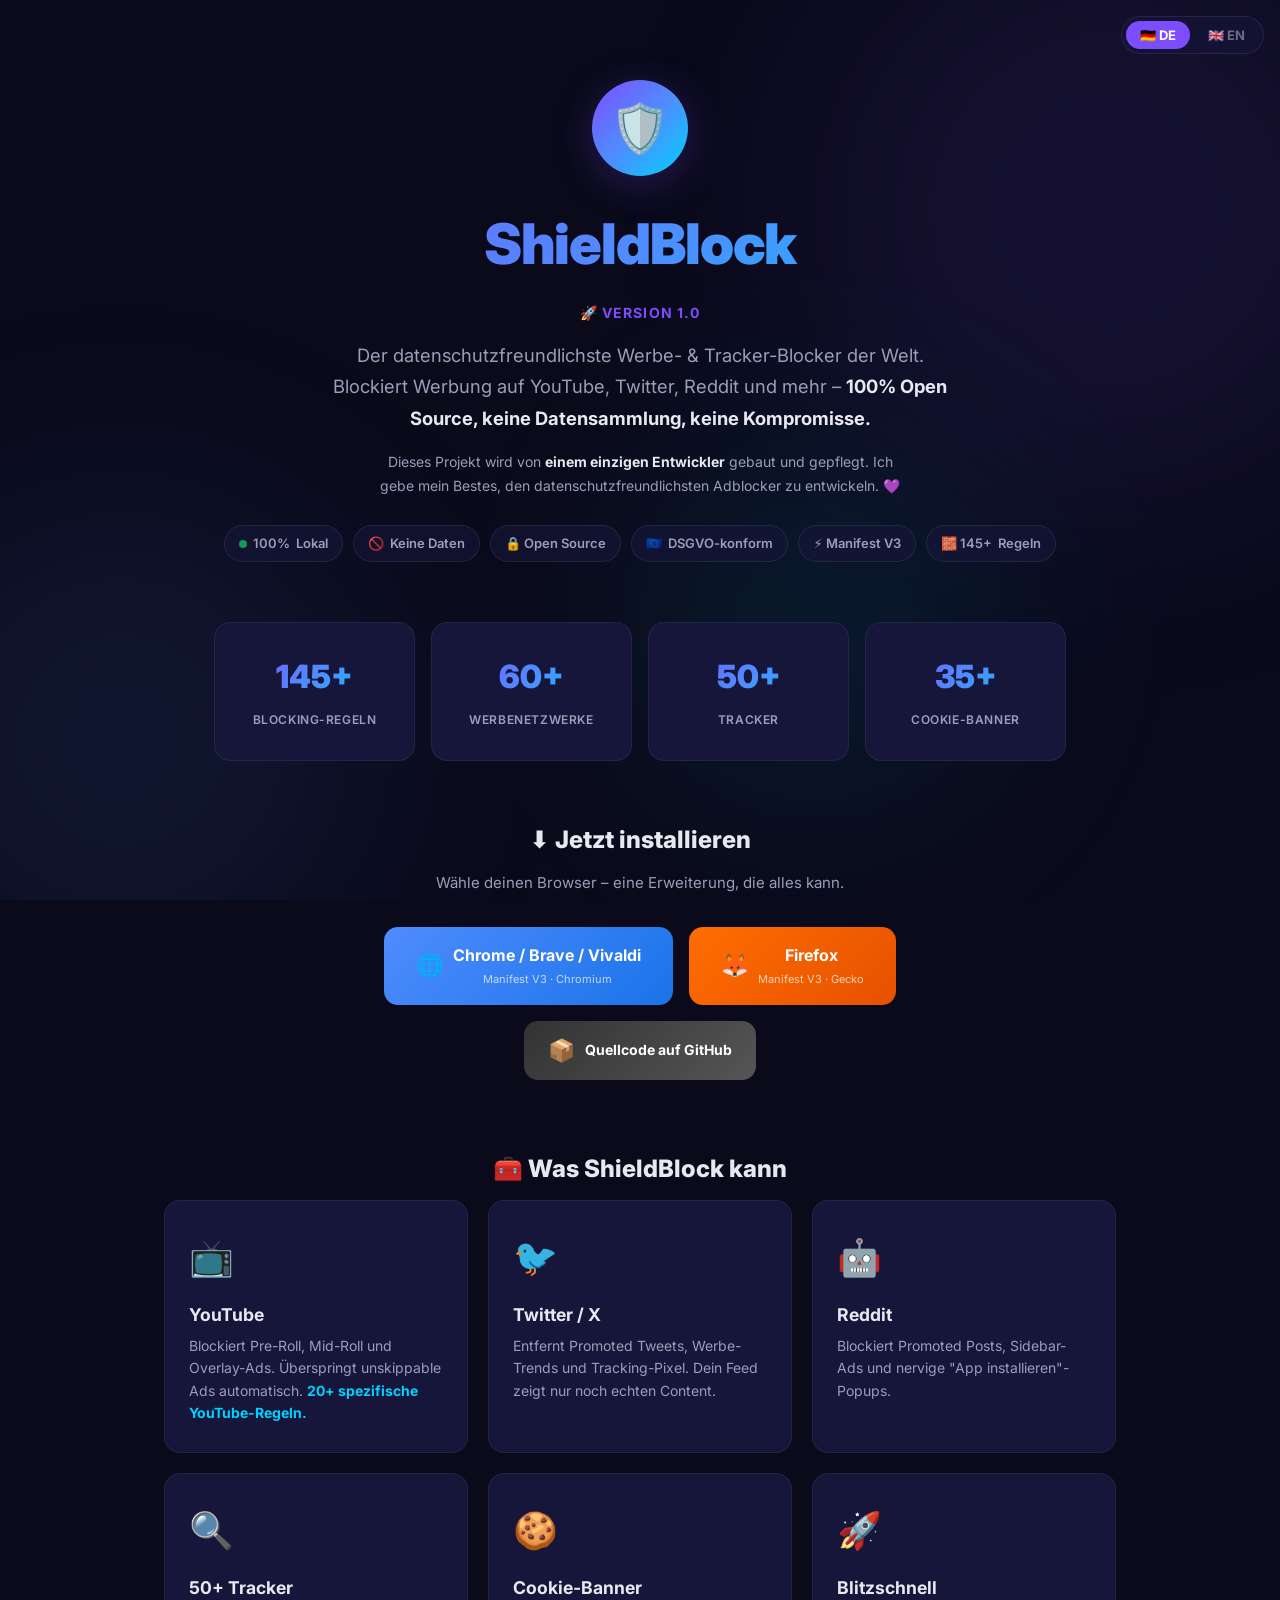
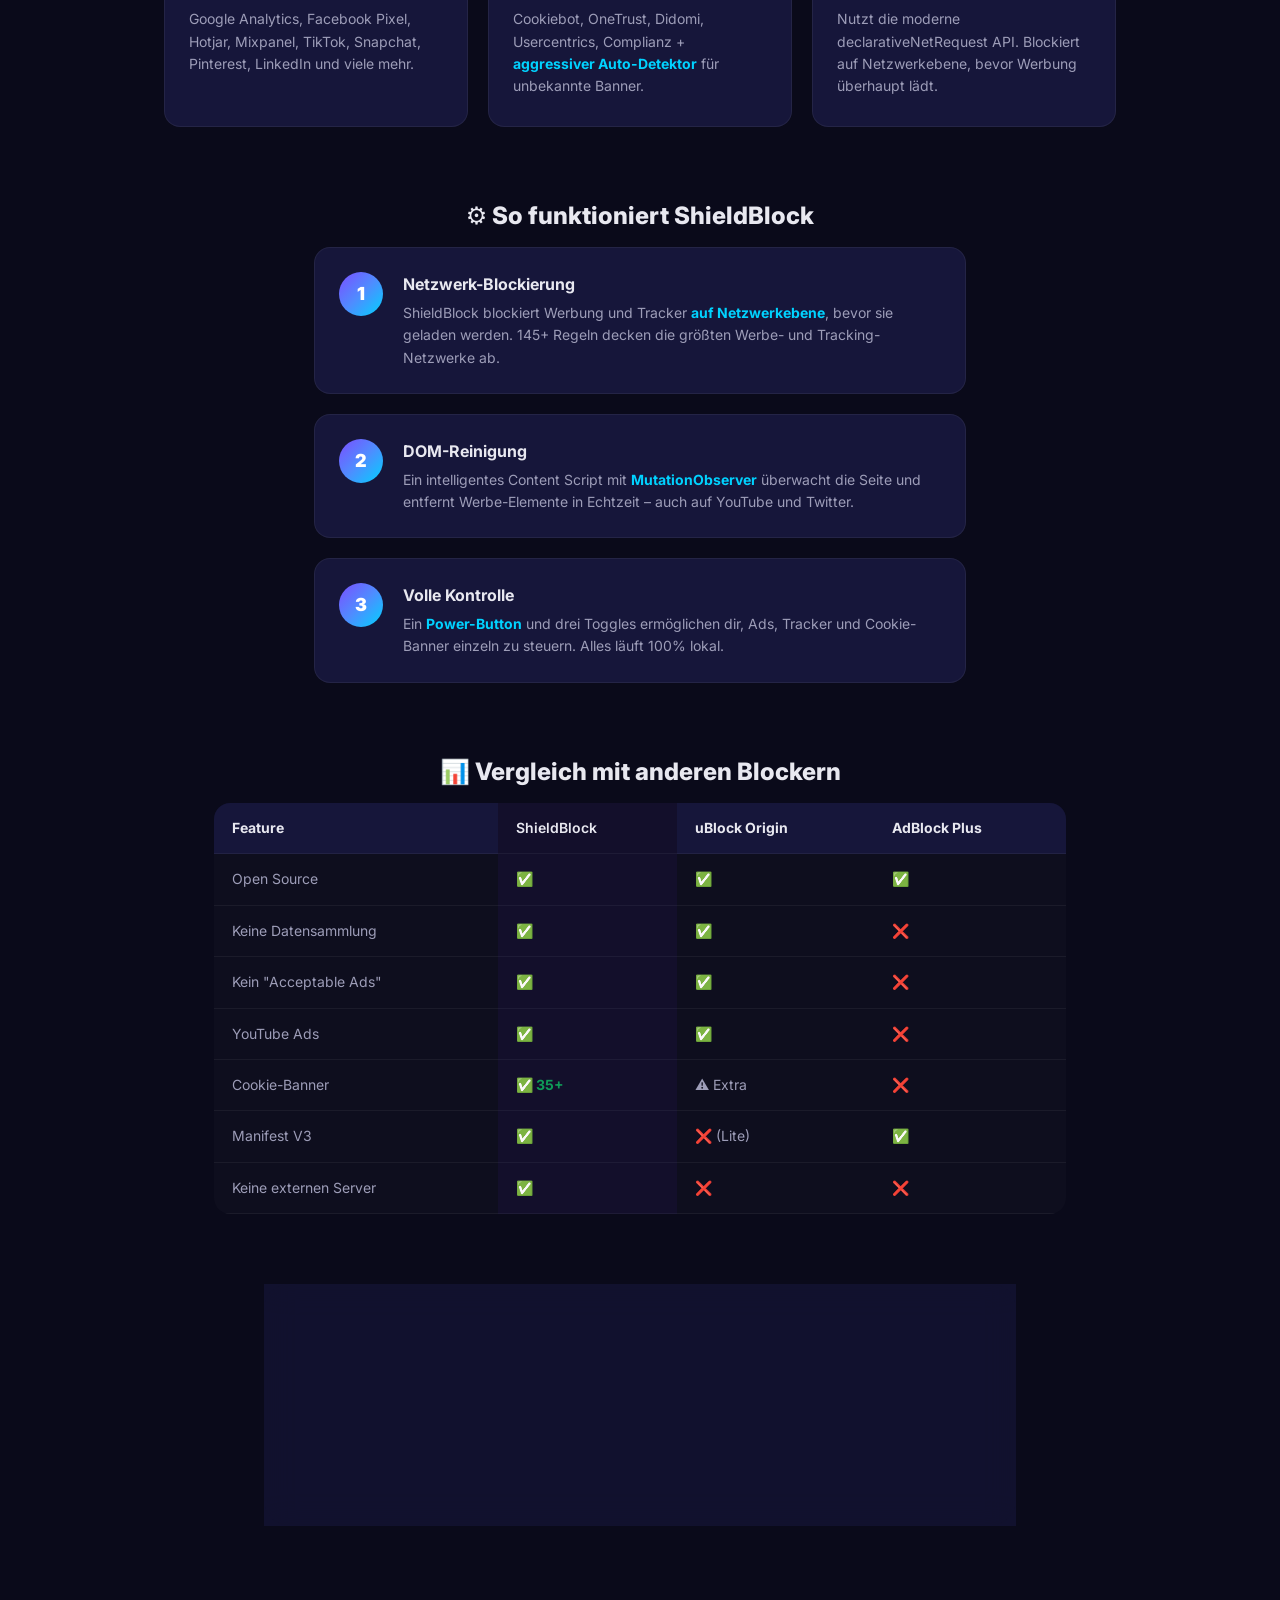
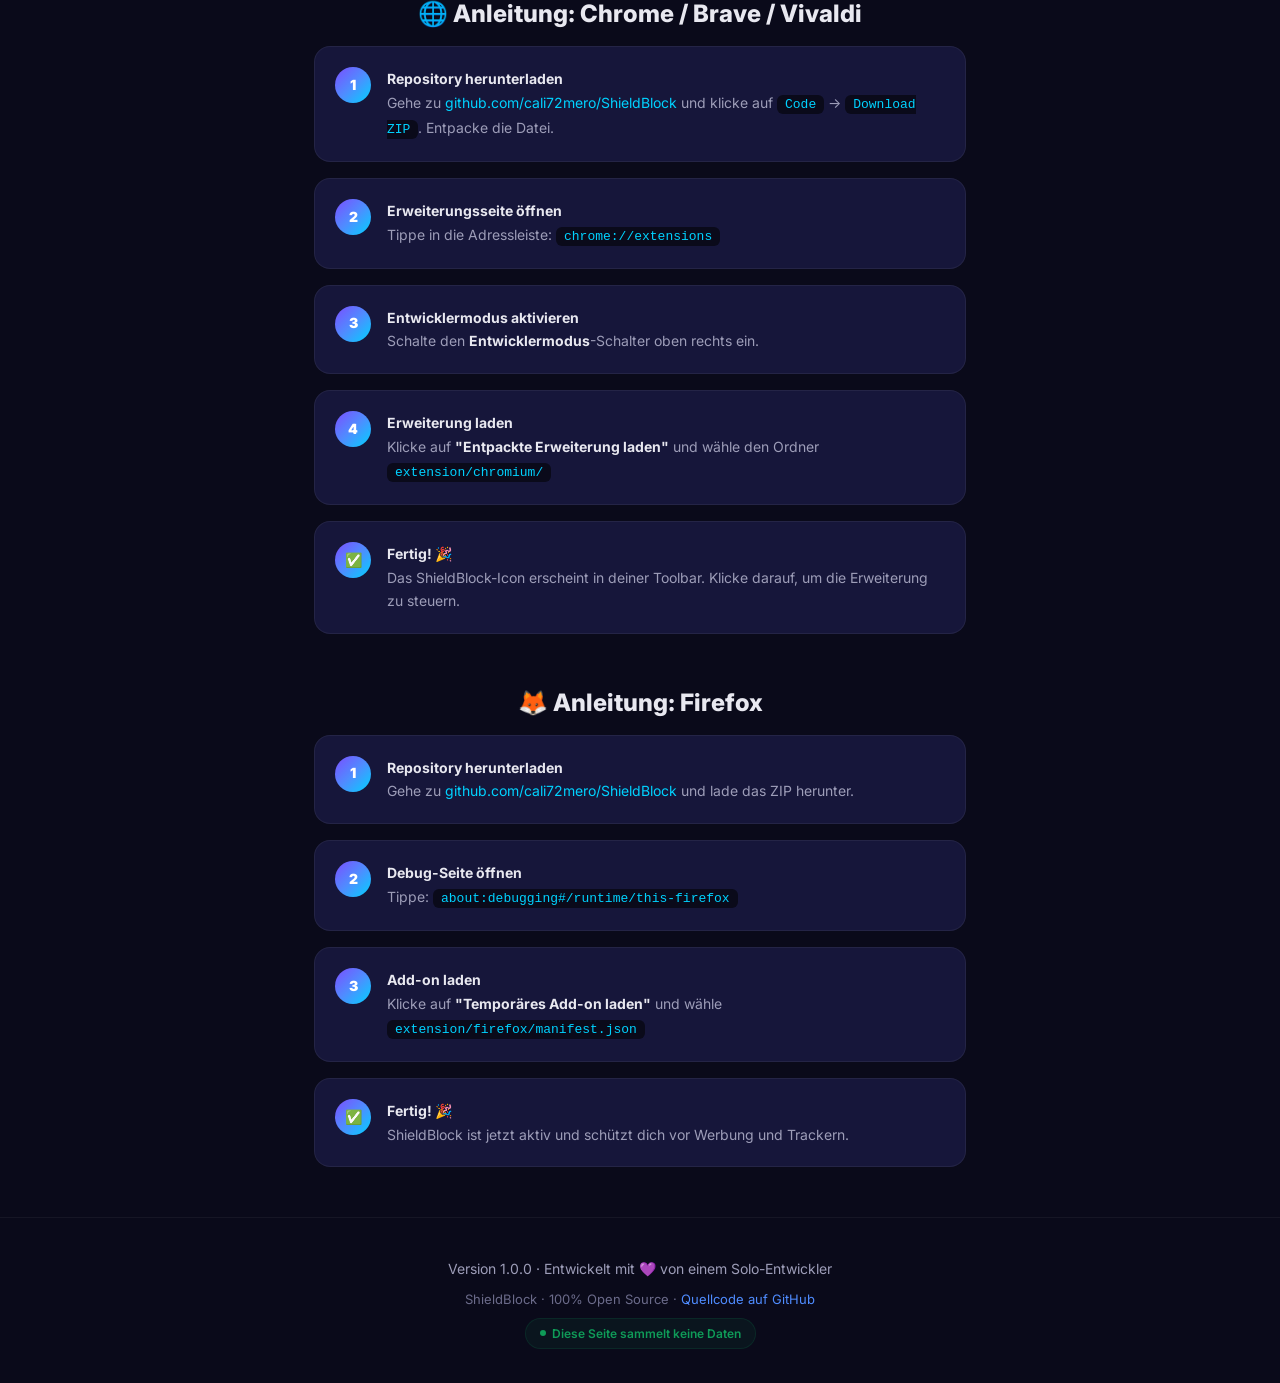
<file: index.html>
<!DOCTYPE html>
<html lang="de">
<head>
  <meta charset="UTF-8">
  <meta name="viewport" content="width=device-width, initial-scale=1.0">
  <title>ShieldBlock – Der datenschutzfreundlichste Werbe- & Tracker-Blocker</title>
  <meta name="description" content="ShieldBlock blocks ads on YouTube, Twitter/X, Reddit and more. 100% privacy-friendly, Open Source, no data collection. Browser extension for Chrome, Brave, Vivaldi and Firefox.">
  <meta name="theme-color" content="#0a0a1a">
  <meta property="og:title" content="ShieldBlock – Ad & Tracker Blocker">
  <meta property="og:description" content="Blocks ads, trackers and cookie banners. 100% private.">
  <meta property="og:url" content="https://cali72mero.github.io/ShieldBlock/">
  <link rel="icon" href="data:image/svg+xml,<svg xmlns='http://www.w3.org/2000/svg' viewBox='0 0 100 100'><text y='0.9em' font-size='90'>🛡️</text></svg>">
  <link rel="stylesheet" href="styles.css">
</head>
<body>

  <div class="bg-animation" aria-hidden="true">
    <div class="orb"></div>
    <div class="orb"></div>
    <div class="orb"></div>
  </div>

  <!-- Language Switcher -->
  <div class="lang-switcher" id="lang-switcher">
    <button class="lang-btn lang-btn--active" data-lang="de" id="btn-lang-de">🇩🇪 DE</button>
    <button class="lang-btn" data-lang="en" id="btn-lang-en">🇬🇧 EN</button>
  </div>

  <div class="app-wrapper">

    <!-- ═══ HERO ═══ -->
    <header class="hero" id="hero">
      <div class="hero__shield" aria-hidden="true">🛡️</div>
      <h1 class="hero__title">ShieldBlock</h1>
      <p class="hero__version-badge">🚀 VERSION 1.0</p>
      <p class="hero__subtitle">
        <span class="lang-de">Der datenschutzfreundlichste Werbe- &amp; Tracker-Blocker der Welt.
        Blockiert Werbung auf YouTube, Twitter, Reddit und mehr –
        <strong>100% Open Source, keine Datensammlung, keine Kompromisse.</strong></span>
        <span class="lang-en" hidden>The most privacy-friendly ad &amp; tracker blocker in the world.
        Blocks ads on YouTube, Twitter, Reddit and more –
        <strong>100% Open Source, no data collection, no compromises.</strong></span>
      </p>
      <p class="hero__solo">
        <span class="lang-de">Dieses Projekt wird von <strong>einem einzigen Entwickler</strong> gebaut und gepflegt. Ich gebe mein Bestes, den datenschutzfreundlichsten Adblocker zu entwickeln. 💜</span>
        <span class="lang-en" hidden>This project is built and maintained by <strong>a single developer</strong>. I'm doing my best to build the most privacy-friendly adblocker out there. 💜</span>
      </p>

      <div class="badges">
        <span class="badge"><span class="badge__dot"></span> 100% <span class="lang-de">Lokal</span><span class="lang-en" hidden>Local</span></span>
        <span class="badge">🚫 <span class="lang-de">Keine Daten</span><span class="lang-en" hidden>No Data</span></span>
        <span class="badge">🔒 Open Source</span>
        <span class="badge">🇪🇺 <span class="lang-de">DSGVO-konform</span><span class="lang-en" hidden>GDPR compliant</span></span>
        <span class="badge">⚡ Manifest V3</span>
        <span class="badge">🧱 145+ <span class="lang-de">Regeln</span><span class="lang-en" hidden>Rules</span></span>
      </div>
    </header>

    <!-- ═══ STATS ═══ -->
    <section class="stats-section" id="stats">
      <div class="stats-grid">
        <div class="stat-card" data-count="145">
          <span class="stat-card__number" id="counter-rules">0</span>
          <span class="stat-card__label"><span class="lang-de">Blocking-Regeln</span><span class="lang-en" hidden>Blocking Rules</span></span>
        </div>
        <div class="stat-card" data-count="60">
          <span class="stat-card__number" id="counter-ads">0</span>
          <span class="stat-card__label"><span class="lang-de">Werbenetzwerke</span><span class="lang-en" hidden>Ad Networks</span></span>
        </div>
        <div class="stat-card" data-count="50">
          <span class="stat-card__number" id="counter-trackers">0</span>
          <span class="stat-card__label">Tracker</span>
        </div>
        <div class="stat-card" data-count="35">
          <span class="stat-card__number" id="counter-cookies">0</span>
          <span class="stat-card__label">Cookie-Banner</span>
        </div>
      </div>
    </section>

    <!-- ═══ DOWNLOAD ═══ -->
    <section class="download-section" id="download">
      <h2 class="section-title">
        <span class="lang-de">⬇️ Jetzt installieren</span>
        <span class="lang-en" hidden>⬇️ Install Now</span>
      </h2>
      <p class="section-desc">
        <span class="lang-de">Wähle deinen Browser – eine Erweiterung, die alles kann.</span>
        <span class="lang-en" hidden>Choose your browser – one extension that does it all.</span>
      </p>
      <div class="download-buttons">
        <a class="btn-download btn-download--chrome" href="#install-chromium" id="btn-chrome">
          <span class="btn-download__icon">🌐</span>
          <span class="btn-download__text">
            Chrome / Brave / Vivaldi
            <small>Manifest V3 · Chromium</small>
          </span>
        </a>
        <a class="btn-download btn-download--firefox" href="#install-firefox" id="btn-firefox">
          <span class="btn-download__icon">🦊</span>
          <span class="btn-download__text">
            Firefox
            <small>Manifest V3 · Gecko</small>
          </span>
        </a>
      </div>
      <p style="text-align:center; margin-top:16px;">
        <a href="https://github.com/cali72mero/ShieldBlock?tab=readme-ov-file" target="_blank" rel="noopener" class="btn-download" style="background:linear-gradient(135deg,#333,#555); display:inline-flex; font-size:14px; padding:12px 24px;">
          <span class="btn-download__icon">📦</span>
          <span class="btn-download__text">
            <span class="lang-de">Quellcode auf GitHub</span>
            <span class="lang-en" hidden>Source Code on GitHub</span>
          </span>
        </a>
      </p>
    </section>

    <!-- ═══ FEATURES ═══ -->
    <section class="features-section" id="features">
      <h2 class="section-title">
        <span class="lang-de">🧰 Was ShieldBlock kann</span>
        <span class="lang-en" hidden>🧰 What ShieldBlock Can Do</span>
      </h2>
      <div class="features-grid">
        <div class="feature-card fade-in">
          <span class="feature-card__icon">📺</span>
          <h3 class="feature-card__title">YouTube</h3>
          <p class="feature-card__desc">
            <span class="lang-de">Blockiert Pre-Roll, Mid-Roll und Overlay-Ads. Überspringt unskippable Ads automatisch. <strong>20+ spezifische YouTube-Regeln.</strong></span>
            <span class="lang-en" hidden>Blocks Pre-Roll, Mid-Roll and Overlay Ads. Auto-skips unskippable ads. <strong>20+ YouTube-specific rules.</strong></span>
          </p>
        </div>
        <div class="feature-card fade-in">
          <span class="feature-card__icon">🐦</span>
          <h3 class="feature-card__title">Twitter / X</h3>
          <p class="feature-card__desc">
            <span class="lang-de">Entfernt Promoted Tweets, Werbe-Trends und Tracking-Pixel. Dein Feed zeigt nur noch echten Content.</span>
            <span class="lang-en" hidden>Removes Promoted Tweets, ad trends and tracking pixels. Your feed shows only real content.</span>
          </p>
        </div>
        <div class="feature-card fade-in">
          <span class="feature-card__icon">🤖</span>
          <h3 class="feature-card__title">Reddit</h3>
          <p class="feature-card__desc">
            <span class="lang-de">Blockiert Promoted Posts, Sidebar-Ads und nervige "App installieren"-Popups.</span>
            <span class="lang-en" hidden>Blocks Promoted Posts, sidebar ads and annoying "install app" popups.</span>
          </p>
        </div>
        <div class="feature-card fade-in">
          <span class="feature-card__icon">🔍</span>
          <h3 class="feature-card__title">50+ Tracker</h3>
          <p class="feature-card__desc">
            <span class="lang-de">Google Analytics, Facebook Pixel, Hotjar, Mixpanel, TikTok, Snapchat, Pinterest, LinkedIn und viele mehr.</span>
            <span class="lang-en" hidden>Google Analytics, Facebook Pixel, Hotjar, Mixpanel, TikTok, Snapchat, Pinterest, LinkedIn and many more.</span>
          </p>
        </div>
        <div class="feature-card fade-in">
          <span class="feature-card__icon">🍪</span>
          <h3 class="feature-card__title">Cookie-Banner</h3>
          <p class="feature-card__desc">
            <span class="lang-de">Cookiebot, OneTrust, Didomi, Usercentrics, Complianz + <strong>aggressiver Auto-Detektor</strong> für unbekannte Banner.</span>
            <span class="lang-en" hidden>Cookiebot, OneTrust, Didomi, Usercentrics, Complianz + <strong>aggressive auto-detector</strong> for unknown banners.</span>
          </p>
        </div>
        <div class="feature-card fade-in">
          <span class="feature-card__icon">🚀</span>
          <h3 class="feature-card__title"><span class="lang-de">Blitzschnell</span><span class="lang-en" hidden>Lightning Fast</span></h3>
          <p class="feature-card__desc">
            <span class="lang-de">Nutzt die moderne declarativeNetRequest API. Blockiert auf Netzwerkebene, bevor Werbung überhaupt lädt.</span>
            <span class="lang-en" hidden>Uses the modern declarativeNetRequest API. Blocks at network level before ads even load.</span>
          </p>
        </div>
      </div>
    </section>

    <!-- ═══ HOW IT WORKS ═══ -->
    <section class="how-section" id="how">
      <h2 class="section-title">
        <span class="lang-de">⚙️ So funktioniert ShieldBlock</span>
        <span class="lang-en" hidden>⚙️ How ShieldBlock Works</span>
      </h2>
      <div class="how-steps">
        <div class="how-step fade-in">
          <div class="how-step__number">1</div>
          <div class="how-step__content">
            <h3><span class="lang-de">Netzwerk-Blockierung</span><span class="lang-en" hidden>Network Blocking</span></h3>
            <p><span class="lang-de">ShieldBlock blockiert Werbung und Tracker <strong>auf Netzwerkebene</strong>, bevor sie geladen werden. 145+ Regeln decken die größten Werbe- und Tracking-Netzwerke ab.</span>
            <span class="lang-en" hidden>ShieldBlock blocks ads and trackers <strong>at network level</strong> before they load. 145+ rules cover the biggest ad and tracking networks.</span></p>
          </div>
        </div>
        <div class="how-step fade-in">
          <div class="how-step__number">2</div>
          <div class="how-step__content">
            <h3><span class="lang-de">DOM-Reinigung</span><span class="lang-en" hidden>DOM Cleaning</span></h3>
            <p><span class="lang-de">Ein intelligentes Content Script mit <strong>MutationObserver</strong> überwacht die Seite und entfernt Werbe-Elemente in Echtzeit – auch auf YouTube und Twitter.</span>
            <span class="lang-en" hidden>An intelligent content script with <strong>MutationObserver</strong> monitors the page and removes ad elements in real-time – even on YouTube and Twitter.</span></p>
          </div>
        </div>
        <div class="how-step fade-in">
          <div class="how-step__number">3</div>
          <div class="how-step__content">
            <h3><span class="lang-de">Volle Kontrolle</span><span class="lang-en" hidden>Full Control</span></h3>
            <p><span class="lang-de">Ein <strong>Power-Button</strong> und drei Toggles ermöglichen dir, Ads, Tracker und Cookie-Banner einzeln zu steuern. Alles läuft 100% lokal.</span>
            <span class="lang-en" hidden>A <strong>power button</strong> and three toggles let you control ads, trackers and cookie banners individually. Everything runs 100% locally.</span></p>
          </div>
        </div>
      </div>
    </section>

    <!-- ═══ COMPARISON ═══ -->
    <section class="comparison-section" id="comparison">
      <h2 class="section-title">
        <span class="lang-de">📊 Vergleich mit anderen Blockern</span>
        <span class="lang-en" hidden>📊 Comparison with Other Blockers</span>
      </h2>
      <div class="table-wrapper">
        <table class="comparison-table">
          <thead>
            <tr>
              <th>Feature</th>
              <th class="highlight">ShieldBlock</th>
              <th>uBlock Origin</th>
              <th>AdBlock Plus</th>
            </tr>
          </thead>
          <tbody>
            <tr><td>Open Source</td><td class="highlight"><span class="check">✅</span></td><td><span class="check">✅</span></td><td><span class="check">✅</span></td></tr>
            <tr><td><span class="lang-de">Keine Datensammlung</span><span class="lang-en" hidden>No data collection</span></td><td class="highlight"><span class="check">✅</span></td><td><span class="check">✅</span></td><td><span class="cross">❌</span></td></tr>
            <tr><td><span class="lang-de">Kein "Acceptable Ads"</span><span class="lang-en" hidden>No "Acceptable Ads"</span></td><td class="highlight"><span class="check">✅</span></td><td><span class="check">✅</span></td><td><span class="cross">❌</span></td></tr>
            <tr><td>YouTube Ads</td><td class="highlight"><span class="check">✅</span></td><td><span class="check">✅</span></td><td><span class="cross">❌</span></td></tr>
            <tr><td>Cookie-Banner</td><td class="highlight"><span class="check">✅ 35+</span></td><td>⚠️ Extra</td><td><span class="cross">❌</span></td></tr>
            <tr><td>Manifest V3</td><td class="highlight"><span class="check">✅</span></td><td><span class="cross">❌</span> (Lite)</td><td><span class="check">✅</span></td></tr>
            <tr><td><span class="lang-de">Keine externen Server</span><span class="lang-en" hidden>No external servers</span></td><td class="highlight"><span class="check">✅</span></td><td><span class="cross">❌</span></td><td><span class="cross">❌</span></td></tr>
          </tbody>
        </table>
      </div>
    </section>

    <!-- ═══ PRIVACY ═══ -->
    <section class="privacy-section" id="privacy">
      <div class="privacy-inner">
        <h2 class="section-title">
          <span class="lang-de">🔒 Unser Datenschutz-Versprechen</span>
          <span class="lang-en" hidden>🔒 Our Privacy Promise</span>
        </h2>
        <ul class="privacy-list">
          <li>🚫 <span class="lang-de">Keine Telemetrie</span><span class="lang-en" hidden>No telemetry</span></li>
          <li>🚫 <span class="lang-de">Keine Nutzerdaten</span><span class="lang-en" hidden>No user data</span></li>
          <li>🚫 <span class="lang-de">Keine externen Server</span><span class="lang-en" hidden>No external servers</span></li>
          <li>🚫 <span class="lang-de">Keine Cookies</span><span class="lang-en" hidden>No cookies</span></li>
          <li>🚫 <span class="lang-de">Kein "Acceptable Ads"</span><span class="lang-en" hidden>No "Acceptable Ads"</span></li>
          <li>✅ 100% Open Source</li>
        </ul>
      </div>
    </section>

    <!-- ═══ INSTALL: CHROMIUM ═══ -->
    <section class="guide-section" id="install-chromium">
      <h2 class="section-title">
        <span class="lang-de">🌐 Anleitung: Chrome / Brave / Vivaldi</span>
        <span class="lang-en" hidden>🌐 Guide: Chrome / Brave / Vivaldi</span>
      </h2>
      <div class="guide-steps">
        <div class="guide-step fade-in">
          <div class="guide-step__num">1</div>
          <div class="guide-step__text">
            <span class="lang-de"><strong>Repository herunterladen</strong><br>Gehe zu <a href="https://github.com/cali72mero/ShieldBlock" target="_blank" rel="noopener">github.com/cali72mero/ShieldBlock</a> und klicke auf <code>Code</code> → <code>Download ZIP</code>. Entpacke die Datei.</span>
            <span class="lang-en" hidden><strong>Download repository</strong><br>Go to <a href="https://github.com/cali72mero/ShieldBlock" target="_blank" rel="noopener">github.com/cali72mero/ShieldBlock</a> and click <code>Code</code> → <code>Download ZIP</code>. Extract the file.</span>
          </div>
        </div>
        <div class="guide-step fade-in">
          <div class="guide-step__num">2</div>
          <div class="guide-step__text">
            <span class="lang-de"><strong>Erweiterungsseite öffnen</strong><br>Tippe in die Adressleiste: <code>chrome://extensions</code></span>
            <span class="lang-en" hidden><strong>Open extensions page</strong><br>Type in the address bar: <code>chrome://extensions</code></span>
          </div>
        </div>
        <div class="guide-step fade-in">
          <div class="guide-step__num">3</div>
          <div class="guide-step__text">
            <span class="lang-de"><strong>Entwicklermodus aktivieren</strong><br>Schalte den <strong>Entwicklermodus</strong>-Schalter oben rechts ein.</span>
            <span class="lang-en" hidden><strong>Enable Developer Mode</strong><br>Toggle the <strong>Developer mode</strong> switch in the top right.</span>
          </div>
        </div>
        <div class="guide-step fade-in">
          <div class="guide-step__num">4</div>
          <div class="guide-step__text">
            <span class="lang-de"><strong>Erweiterung laden</strong><br>Klicke auf <strong>"Entpackte Erweiterung laden"</strong> und wähle den Ordner <code>extension/chromium/</code></span>
            <span class="lang-en" hidden><strong>Load extension</strong><br>Click <strong>"Load unpacked"</strong> and select the <code>extension/chromium/</code> folder.</span>
          </div>
        </div>
        <div class="guide-step fade-in">
          <div class="guide-step__num">✅</div>
          <div class="guide-step__text">
            <span class="lang-de"><strong>Fertig! 🎉</strong><br>Das ShieldBlock-Icon erscheint in deiner Toolbar. Klicke darauf, um die Erweiterung zu steuern.</span>
            <span class="lang-en" hidden><strong>Done! 🎉</strong><br>The ShieldBlock icon appears in your toolbar. Click it to control the extension.</span>
          </div>
        </div>
      </div>
    </section>

    <!-- ═══ INSTALL: FIREFOX ═══ -->
    <section class="guide-section" id="install-firefox">
      <h2 class="section-title">
        <span class="lang-de">🦊 Anleitung: Firefox</span>
        <span class="lang-en" hidden>🦊 Guide: Firefox</span>
      </h2>
      <div class="guide-steps">
        <div class="guide-step fade-in">
          <div class="guide-step__num">1</div>
          <div class="guide-step__text">
            <span class="lang-de"><strong>Repository herunterladen</strong><br>Gehe zu <a href="https://github.com/cali72mero/ShieldBlock" target="_blank" rel="noopener">github.com/cali72mero/ShieldBlock</a> und lade das ZIP herunter.</span>
            <span class="lang-en" hidden><strong>Download repository</strong><br>Go to <a href="https://github.com/cali72mero/ShieldBlock" target="_blank" rel="noopener">github.com/cali72mero/ShieldBlock</a> and download the ZIP.</span>
          </div>
        </div>
        <div class="guide-step fade-in">
          <div class="guide-step__num">2</div>
          <div class="guide-step__text">
            <span class="lang-de"><strong>Debug-Seite öffnen</strong><br>Tippe: <code>about:debugging#/runtime/this-firefox</code></span>
            <span class="lang-en" hidden><strong>Open debug page</strong><br>Type: <code>about:debugging#/runtime/this-firefox</code></span>
          </div>
        </div>
        <div class="guide-step fade-in">
          <div class="guide-step__num">3</div>
          <div class="guide-step__text">
            <span class="lang-de"><strong>Add-on laden</strong><br>Klicke auf <strong>"Temporäres Add-on laden"</strong> und wähle <code>extension/firefox/manifest.json</code></span>
            <span class="lang-en" hidden><strong>Load Add-on</strong><br>Click <strong>"Load Temporary Add-on"</strong> and select <code>extension/firefox/manifest.json</code></span>
          </div>
        </div>
        <div class="guide-step fade-in">
          <div class="guide-step__num">✅</div>
          <div class="guide-step__text">
            <span class="lang-de"><strong>Fertig! 🎉</strong><br>ShieldBlock ist jetzt aktiv und schützt dich vor Werbung und Trackern.</span>
            <span class="lang-en" hidden><strong>Done! 🎉</strong><br>ShieldBlock is now active and protects you from ads and trackers.</span>
          </div>
        </div>
      </div>
    </section>

    <!-- ═══ FOOTER ═══ -->
    <footer class="site-footer" id="footer">
      <p class="footer-version">Version 1.0.0 ·
        <span class="lang-de">Entwickelt mit 💜 von einem Solo-Entwickler</span>
        <span class="lang-en" hidden>Built with 💜 by a solo developer</span>
      </p>
      <p>ShieldBlock &middot; 100% Open Source &middot; <a href="https://github.com/cali72mero/ShieldBlock" target="_blank" rel="noopener noreferrer">
        <span class="lang-de">Quellcode auf GitHub</span>
        <span class="lang-en" hidden>Source Code on GitHub</span>
      </a></p>
      <p class="footer-badge">
        <span class="footer-badge__dot"></span>
        <span class="lang-de">Diese Seite sammelt keine Daten</span>
        <span class="lang-en" hidden>This site collects no data</span>
      </p>
    </footer>

  </div>

  <script>
    /* ── Sprachumschalter / Language Switcher ── */
    var currentLang = 'de';
    var btnDE = document.getElementById('btn-lang-de');
    var btnEN = document.getElementById('btn-lang-en');

    function setLanguage(lang) {
      currentLang = lang;
      var deParts = document.querySelectorAll('.lang-de');
      var enParts = document.querySelectorAll('.lang-en');

      if (lang === 'de') {
        deParts.forEach(function(el) { el.hidden = false; });
        enParts.forEach(function(el) { el.hidden = true; });
        btnDE.classList.add('lang-btn--active');
        btnEN.classList.remove('lang-btn--active');
        document.documentElement.lang = 'de';
      } else {
        deParts.forEach(function(el) { el.hidden = true; });
        enParts.forEach(function(el) { el.hidden = false; });
        btnEN.classList.add('lang-btn--active');
        btnDE.classList.remove('lang-btn--active');
        document.documentElement.lang = 'en';
      }
    }

    btnDE.addEventListener('click', function() { setLanguage('de'); });
    btnEN.addEventListener('click', function() { setLanguage('en'); });

    /* ── Scroll-Animationen ── */
    var scrollObserver = new IntersectionObserver(function(entries) {
      entries.forEach(function(entry) {
        if (entry.isIntersecting) {
          entry.target.classList.add('is-visible');
        }
      });
    }, { threshold: 0.1 });

    document.querySelectorAll('.fade-in').forEach(function(el) {
      scrollObserver.observe(el);
    });

    /* ── Counter-Animation ── */
    function animateCounter(el, target) {
      var current = 0;
      var step = Math.max(1, Math.floor(target / 60));
      var timer = setInterval(function() {
        current += step;
        if (current >= target) {
          current = target;
          clearInterval(timer);
        }
        el.textContent = current + '+';
      }, 25);
    }

    var counterObserver = new IntersectionObserver(function(entries) {
      entries.forEach(function(entry) {
        if (entry.isIntersecting) {
          var card = entry.target;
          var num = card.querySelector('.stat-card__number');
          var target = parseInt(card.dataset.count, 10);
          animateCounter(num, target);
          counterObserver.unobserve(card);
        }
      });
    }, { threshold: 0.5 });

    document.querySelectorAll('.stat-card').forEach(function(card) {
      counterObserver.observe(card);
    });
  </script>

</body>
</html>
</file>
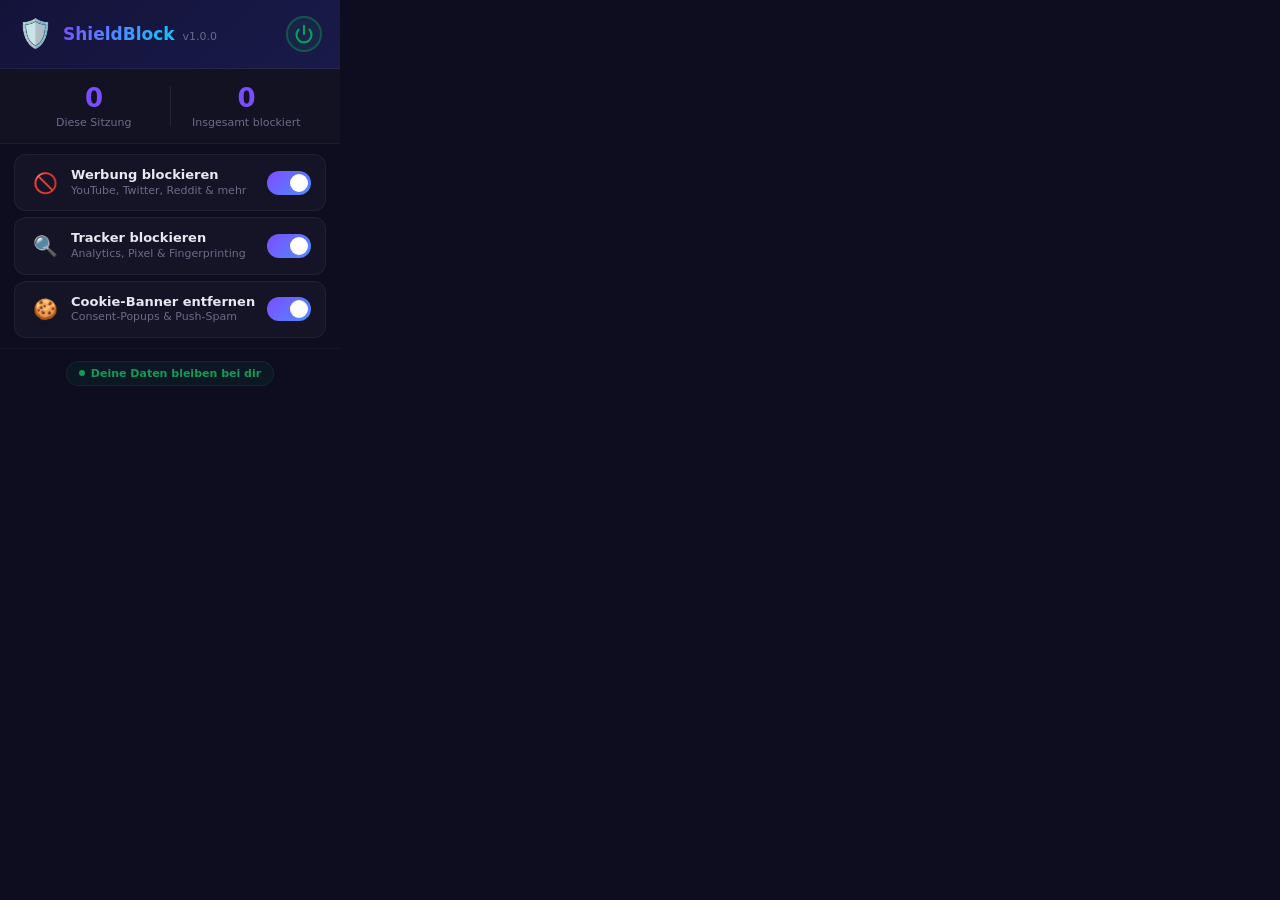
<file: extension/chromium/popup/popup.html>
<!DOCTYPE html>
<html lang="de">
<head>
  <meta charset="UTF-8">
  <meta name="viewport" content="width=device-width, initial-scale=1.0">
  <title>ShieldBlock</title>
  <link rel="stylesheet" href="popup.css">
</head>
<body>
  <div class="popup">
    <!-- Header -->
    <header class="popup__header">
      <div class="popup__logo">🛡️</div>
      <div class="popup__title-group">
        <h1 class="popup__title">ShieldBlock</h1>
        <span class="popup__version">v1.0.0</span>
      </div>
      <button class="popup__power" id="btn-power" title="Ein/Aus">
        <svg width="20" height="20" viewBox="0 0 24 24" fill="none" stroke="currentColor" stroke-width="2.5" stroke-linecap="round" stroke-linejoin="round">
          <path d="M18.36 6.64a9 9 0 1 1-12.73 0"/>
          <line x1="12" y1="2" x2="12" y2="12"/>
        </svg>
      </button>
    </header>

    <!-- Stats -->
    <div class="popup__stats">
      <div class="stat">
        <span class="stat__number" id="stat-session">0</span>
        <span class="stat__label">Diese Sitzung</span>
      </div>
      <div class="stat__divider"></div>
      <div class="stat">
        <span class="stat__number" id="stat-total">0</span>
        <span class="stat__label">Insgesamt blockiert</span>
      </div>
    </div>

    <!-- Toggles -->
    <div class="popup__toggles">
      <label class="toggle" id="toggle-ads">
        <div class="toggle__info">
          <span class="toggle__icon">🚫</span>
          <div>
            <span class="toggle__title">Werbung blockieren</span>
            <span class="toggle__desc">YouTube, Twitter, Reddit & mehr</span>
          </div>
        </div>
        <input type="checkbox" class="toggle__input" id="input-ads" checked>
        <span class="toggle__slider"></span>
      </label>

      <label class="toggle" id="toggle-trackers">
        <div class="toggle__info">
          <span class="toggle__icon">🔍</span>
          <div>
            <span class="toggle__title">Tracker blockieren</span>
            <span class="toggle__desc">Analytics, Pixel & Fingerprinting</span>
          </div>
        </div>
        <input type="checkbox" class="toggle__input" id="input-trackers" checked>
        <span class="toggle__slider"></span>
      </label>

      <label class="toggle" id="toggle-annoyances">
        <div class="toggle__info">
          <span class="toggle__icon">🍪</span>
          <div>
            <span class="toggle__title">Cookie-Banner entfernen</span>
            <span class="toggle__desc">Consent-Popups & Push-Spam</span>
          </div>
        </div>
        <input type="checkbox" class="toggle__input" id="input-annoyances" checked>
        <span class="toggle__slider"></span>
      </label>
    </div>

    <!-- Footer -->
    <footer class="popup__footer">
      <span class="popup__privacy-badge">
        <span class="popup__dot"></span>
        Deine Daten bleiben bei dir
      </span>
    </footer>
  </div>

  <script src="popup.js"></script>
</body>
</html>
</file>
<file: styles.css>
/* ============================================
   ShieldBlock – Landing Page Styles
   GitHub Pages – Dark Premium Design
   ============================================ */

@import url('https://fonts.googleapis.com/css2?family=Inter:wght@400;500;600;700;800;900&display=swap');

:root {
  --bg-primary: #0a0a1a;
  --bg-secondary: #111128;
  --bg-card: #16163a;
  --bg-glass: rgba(22, 22, 58, 0.65);
  --text-primary: #e8e8f0;
  --text-secondary: #9d9db8;
  --text-muted: #6b6b8a;
  --accent-purple: #7c4dff;
  --accent-blue: #4f8cff;
  --accent-cyan: #00d2ff;
  --accent-green: #0f9b58;
  --accent-orange: #ff6d00;
  --gradient-hero: linear-gradient(135deg, #7c4dff 0%, #4f8cff 50%, #00d2ff 100%);
  --shadow-glow: 0 8px 40px rgba(124, 77, 255, 0.25);
  --radius-md: 16px;
  --radius-lg: 24px;
  --transition: 0.3s cubic-bezier(0.4, 0, 0.2, 1);
}

*, *::before, *::after { margin: 0; padding: 0; box-sizing: border-box; }
html { scroll-behavior: smooth; }
[hidden] { display: none !important; }
body {
  font-family: 'Inter', system-ui, sans-serif;
  background: var(--bg-primary);
  color: var(--text-primary);
  line-height: 1.6;
  min-height: 100vh;
  overflow-x: hidden;
  -webkit-font-smoothing: antialiased;
}

/* ── Language Switcher ── */
.lang-switcher {
  position: fixed; top: 16px; right: 16px; z-index: 100;
  display: flex; gap: 4px; padding: 4px;
  background: var(--bg-glass); backdrop-filter: blur(16px);
  border-radius: 100px; border: 1px solid rgba(255,255,255,0.08);
}
.lang-btn {
  padding: 6px 14px; border: none; border-radius: 100px;
  background: transparent; color: var(--text-muted);
  font-size: 13px; font-weight: 700; cursor: pointer;
  font-family: inherit; transition: all var(--transition);
}
.lang-btn:hover { color: var(--text-primary); }
.lang-btn--active {
  background: var(--accent-purple); color: #fff;
}

/* ── Background Animation ── */
.bg-animation { position: fixed; inset: 0; z-index: 0; pointer-events: none; overflow: hidden; }
.orb { position: absolute; border-radius: 50%; filter: blur(120px); opacity: 0.1; animation: orbFloat 20s ease-in-out infinite; }
.orb:nth-child(1) { width: 600px; height: 600px; background: var(--accent-purple); top: -10%; right: -10%; animation-duration: 25s; }
.orb:nth-child(2) { width: 500px; height: 500px; background: var(--accent-blue); bottom: -10%; left: -10%; animation-duration: 30s; animation-delay: -5s; }
.orb:nth-child(3) { width: 350px; height: 350px; background: var(--accent-cyan); top: 50%; left: 50%; animation-duration: 22s; animation-delay: -10s; }
@keyframes orbFloat {
  0%, 100% { transform: translate(0, 0) scale(1); }
  33% { transform: translate(40px, -60px) scale(1.08); }
  66% { transform: translate(-30px, 40px) scale(0.95); }
}

.app-wrapper { position: relative; z-index: 1; }

/* ── Scroll Animations ── */
.fade-in {
  opacity: 0;
  transform: translateY(30px);
  transition: opacity 0.6s ease, transform 0.6s ease;
}
.fade-in.is-visible {
  opacity: 1;
  transform: translateY(0);
}
.fade-in:nth-child(2) { transition-delay: 0.1s; }
.fade-in:nth-child(3) { transition-delay: 0.2s; }
.fade-in:nth-child(4) { transition-delay: 0.3s; }
.fade-in:nth-child(5) { transition-delay: 0.4s; }
.fade-in:nth-child(6) { transition-delay: 0.5s; }

/* ── Hero ── */
.hero { text-align: center; padding: 80px 24px 40px; }
.hero__shield {
  display: inline-flex; align-items: center; justify-content: center;
  width: 96px; height: 96px; border-radius: 50%;
  background: var(--gradient-hero); font-size: 48px; margin-bottom: 24px;
  box-shadow: var(--shadow-glow);
  animation: shieldPulse 3s ease-in-out infinite;
}
@keyframes shieldPulse {
  0%, 100% { box-shadow: 0 0 30px rgba(124, 77, 255, 0.3); transform: scale(1); }
  50% { box-shadow: 0 0 60px rgba(124, 77, 255, 0.5), 0 0 100px rgba(79, 140, 255, 0.2); transform: scale(1.05); }
}
.hero__title {
  font-size: clamp(2.2rem, 5vw, 3.5rem); font-weight: 900; letter-spacing: -0.02em;
  background: var(--gradient-hero); -webkit-background-clip: text; -webkit-text-fill-color: transparent;
  background-clip: text; margin-bottom: 12px;
}
.hero__version-badge {
  color: var(--accent-purple); font-size: 14px; font-weight: 700;
  letter-spacing: 0.08em; margin-bottom: 16px;
  animation: badgePulse 2s ease-in-out infinite;
}
@keyframes badgePulse {
  0%, 100% { opacity: 1; }
  50% { opacity: 0.6; }
}
.hero__subtitle {
  font-size: clamp(1rem, 2.5vw, 1.15rem); color: var(--text-secondary);
  max-width: 620px; margin: 0 auto 16px; line-height: 1.7;
}
.hero__subtitle strong { color: var(--text-primary); }
.hero__solo {
  font-size: 14px; color: var(--text-secondary); max-width: 520px;
  margin: 0 auto 28px; line-height: 1.7;
}
.hero__solo strong { color: var(--text-primary); }

/* ── Badges ── */
.badges { display: flex; flex-wrap: wrap; justify-content: center; gap: 10px; margin-bottom: 20px; }
.badge {
  display: inline-flex; align-items: center; gap: 6px;
  padding: 7px 14px; border-radius: 100px;
  background: var(--bg-glass); backdrop-filter: blur(12px);
  border: 1px solid rgba(255,255,255,0.08);
  font-size: 13px; font-weight: 600; color: var(--text-secondary);
  transition: all var(--transition);
}
.badge:hover { border-color: rgba(124,77,255,0.3); color: var(--text-primary); transform: translateY(-2px); }
.badge__dot { width: 8px; height: 8px; border-radius: 50%; background: var(--accent-green); animation: dotBlink 2s ease-in-out infinite; }
@keyframes dotBlink { 0%, 100% { opacity: 1; } 50% { opacity: 0.3; } }

/* ── Stats Counter ── */
.stats-section { max-width: 900px; margin: 0 auto 60px; padding: 0 24px; }
.stats-grid { display: grid; grid-template-columns: repeat(4, 1fr); gap: 16px; }
.stat-card {
  text-align: center; padding: 28px 16px; border-radius: var(--radius-md);
  background: var(--bg-card); border: 1px solid rgba(255,255,255,0.06);
  transition: all var(--transition);
}
.stat-card:hover { transform: translateY(-4px); border-color: rgba(124,77,255,0.2); box-shadow: 0 12px 40px rgba(0,0,0,0.3); }
.stat-card__number {
  display: block; font-size: 2rem; font-weight: 900;
  background: var(--gradient-hero); -webkit-background-clip: text; -webkit-text-fill-color: transparent; background-clip: text;
  margin-bottom: 4px;
}
.stat-card__label { font-size: 12px; color: var(--text-secondary); font-weight: 600; text-transform: uppercase; letter-spacing: 0.05em; }

/* ── Section Titles ── */
.section-title { text-align: center; font-size: 1.5rem; font-weight: 800; margin-bottom: 12px; }
.section-desc { text-align: center; color: var(--text-secondary); margin-bottom: 32px; font-size: 15px; }

/* ── Download Buttons ── */
.download-section { text-align: center; max-width: 700px; margin: 0 auto 70px; padding: 0 24px; }
.download-buttons { display: flex; flex-wrap: wrap; justify-content: center; gap: 16px; }
.btn-download {
  display: inline-flex; align-items: center; gap: 10px;
  padding: 16px 32px; border-radius: 14px;
  font-size: 16px; font-weight: 700; color: #fff;
  text-decoration: none; border: none; cursor: pointer;
  transition: all var(--transition); position: relative; overflow: hidden;
}
.btn-download::before {
  content: ''; position: absolute; inset: 0;
  background: rgba(255,255,255,0.1); opacity: 0;
  transition: opacity var(--transition);
}
.btn-download:hover::before { opacity: 1; }
.btn-download:hover { transform: translateY(-3px); box-shadow: 0 12px 40px rgba(0,0,0,0.4); }
.btn-download:active { transform: translateY(0) scale(0.98); }
.btn-download--chrome { background: linear-gradient(135deg, #4f8cff, #1a73e8); }
.btn-download--firefox { background: linear-gradient(135deg, #ff6d00, #e65100); }
.btn-download__icon { font-size: 22px; }
.btn-download__text small { display: block; font-size: 11px; font-weight: 400; opacity: 0.7; margin-top: 2px; }

/* ── Features Grid ── */
.features-section { max-width: 1000px; margin: 0 auto 70px; padding: 0 24px; }
.features-grid { display: grid; grid-template-columns: repeat(auto-fit, minmax(280px, 1fr)); gap: 20px; }
.feature-card {
  padding: 28px 24px; border-radius: var(--radius-md);
  background: var(--bg-card); border: 1px solid rgba(255,255,255,0.06);
  transition: all var(--transition); position: relative; overflow: hidden;
}
.feature-card::before {
  content: ''; position: absolute; top: 0; left: 0; right: 0; height: 3px;
  background: var(--gradient-hero); transform: scaleX(0); transform-origin: left;
  transition: transform 0.5s ease;
}
.feature-card:hover::before { transform: scaleX(1); }
.feature-card:hover { transform: translateY(-4px); border-color: rgba(255,255,255,0.12); box-shadow: 0 16px 48px rgba(0,0,0,0.4); }
.feature-card__icon { font-size: 36px; margin-bottom: 14px; display: block; }
.feature-card__title { font-size: 1.1rem; font-weight: 700; margin-bottom: 6px; }
.feature-card__desc { font-size: 14px; color: var(--text-secondary); line-height: 1.6; }
.feature-card__desc strong { color: var(--accent-cyan); }

/* ── How It Works ── */
.how-section { max-width: 700px; margin: 0 auto 70px; padding: 0 24px; }
.how-steps { display: flex; flex-direction: column; gap: 20px; }
.how-step {
  display: flex; gap: 20px; align-items: flex-start;
  padding: 24px; border-radius: var(--radius-md);
  background: var(--bg-card); border: 1px solid rgba(255,255,255,0.06);
  transition: all var(--transition);
}
.how-step:hover { border-color: rgba(124,77,255,0.2); transform: translateX(8px); }
.how-step__number {
  flex-shrink: 0; width: 44px; height: 44px; border-radius: 50%;
  background: var(--gradient-hero); display: flex; align-items: center; justify-content: center;
  font-size: 18px; font-weight: 900; color: #fff;
}
.how-step__content h3 { font-size: 1rem; font-weight: 700; margin-bottom: 4px; }
.how-step__content p { font-size: 14px; color: var(--text-secondary); line-height: 1.6; }
.how-step__content strong { color: var(--accent-cyan); }

/* ── Comparison Table ── */
.comparison-section { max-width: 900px; margin: 0 auto 70px; padding: 0 24px; }
.table-wrapper { overflow-x: auto; border-radius: var(--radius-md); }
.comparison-table { width: 100%; border-collapse: collapse; }
.comparison-table th, .comparison-table td {
  padding: 14px 18px; text-align: left; font-size: 14px;
  border-bottom: 1px solid rgba(255,255,255,0.05);
}
.comparison-table th { background: var(--bg-card); font-weight: 700; }
.comparison-table td { background: rgba(255,255,255,0.02); color: var(--text-secondary); }
.comparison-table tr:hover td { background: rgba(255,255,255,0.04); }
.comparison-table .check { color: var(--accent-green); font-weight: 700; }
.comparison-table .cross { color: #ff4757; }
.comparison-table .highlight { background: rgba(124,77,255,0.08) !important; color: var(--text-primary); font-weight: 600; }

/* ── Privacy Section ── */
.privacy-section { max-width: 800px; margin: 0 auto 70px; padding: 0 24px; }
.privacy-inner {
  padding: 40px; border-radius: var(--radius-lg);
  background: var(--bg-glass); backdrop-filter: blur(16px);
  border: 1px solid rgba(255,255,255,0.06); text-align: center;
}
.privacy-list { list-style: none; display: flex; flex-wrap: wrap; justify-content: center; gap: 12px; margin-top: 20px; }
.privacy-list li {
  display: flex; align-items: center; gap: 8px;
  padding: 10px 18px; border-radius: 100px;
  background: rgba(15,155,88,0.08); border: 1px solid rgba(15,155,88,0.15);
  color: var(--accent-green); font-size: 14px; font-weight: 600;
  transition: all var(--transition);
}
.privacy-list li:hover { transform: translateY(-2px); background: rgba(15,155,88,0.12); }

/* ── Guide Steps ── */
.guide-section { max-width: 700px; margin: 0 auto 50px; padding: 0 24px; }
.guide-steps { display: flex; flex-direction: column; gap: 16px; }
.guide-step {
  display: flex; gap: 16px; align-items: flex-start;
  padding: 20px; border-radius: var(--radius-md);
  background: var(--bg-card); border: 1px solid rgba(255,255,255,0.06);
  transition: all var(--transition);
}
.guide-step:hover { border-color: rgba(124,77,255,0.2); }
.guide-step__num {
  flex-shrink: 0; width: 36px; height: 36px; border-radius: 50%;
  background: var(--gradient-hero); display: flex; align-items: center; justify-content: center;
  font-size: 14px; font-weight: 900; color: #fff;
}
.guide-step__text { font-size: 14px; color: var(--text-secondary); line-height: 1.7; }
.guide-step__text strong { color: var(--text-primary); }
.guide-step__text a { color: var(--accent-cyan); text-decoration: none; }
.guide-step__text a:hover { text-decoration: underline; }
.guide-step__text code {
  background: var(--bg-primary); padding: 2px 8px; border-radius: 6px;
  color: var(--accent-cyan); font-size: 13px;
}

/* ── Footer ── */
.site-footer {
  text-align: center; padding: 40px 24px;
  border-top: 1px solid rgba(255,255,255,0.05);
  color: var(--text-muted); font-size: 13px;
}
.site-footer a { color: var(--accent-blue); text-decoration: none; }
.site-footer a:hover { color: var(--accent-purple); }
.footer-version { margin-bottom: 8px; font-size: 14px; color: var(--text-secondary); }
.footer-badge {
  display: inline-flex; align-items: center; gap: 6px;
  margin-top: 8px; padding: 5px 14px; border-radius: 100px;
  background: rgba(15,155,88,0.08); border: 1px solid rgba(15,155,88,0.15);
  color: var(--accent-green); font-size: 12px; font-weight: 600;
}
.footer-badge__dot {
  width: 6px; height: 6px; border-radius: 50%; background: var(--accent-green);
  display: inline-block; animation: dotBlink 2s ease-in-out infinite;
}

/* ── Responsive ── */
@media (max-width: 768px) {
  .hero { padding: 60px 16px 30px; }
  .stats-grid { grid-template-columns: repeat(2, 1fr); }
  .features-grid { grid-template-columns: 1fr; }
  .download-buttons { flex-direction: column; align-items: center; }
  .btn-download { width: 100%; max-width: 320px; justify-content: center; }
  .comparison-table th, .comparison-table td { padding: 10px 12px; font-size: 12px; }
  .privacy-inner { padding: 24px; }
  .privacy-list { flex-direction: column; align-items: center; }
  .how-step:hover { transform: none; }
}

@media (max-width: 480px) {
  .stats-grid { grid-template-columns: 1fr 1fr; gap: 10px; }
  .stat-card { padding: 20px 12px; }
  .stat-card__number { font-size: 1.5rem; }
}
</file>
<file: extension/chromium/popup/popup.css>
/* ═══════════════════════════════════════════
   PrivacyToolbox – Popup Styles
   Premium Dark UI
   ═══════════════════════════════════════════ */

* {
  margin: 0;
  padding: 0;
  box-sizing: border-box;
}

body {
  width: 340px;
  font-family: 'Segoe UI', system-ui, -apple-system, sans-serif;
  background: #0d0d1f;
  color: #e8e8f0;
  -webkit-font-smoothing: antialiased;
}

.popup {
  display: flex;
  flex-direction: column;
}

/* ── Header ── */
.popup__header {
  display: flex;
  align-items: center;
  gap: 10px;
  padding: 16px 18px;
  background: linear-gradient(135deg, #13133a, #1a1a4a);
  border-bottom: 1px solid rgba(255, 255, 255, 0.06);
}

.popup__logo {
  font-size: 28px;
  line-height: 1;
}

.popup__title-group {
  flex: 1;
  display: flex;
  align-items: baseline;
  gap: 8px;
}

.popup__title {
  font-size: 17px;
  font-weight: 800;
  background: linear-gradient(135deg, #7c4dff, #4f8cff, #00d2ff);
  -webkit-background-clip: text;
  -webkit-text-fill-color: transparent;
  background-clip: text;
}

.popup__version {
  font-size: 11px;
  color: #6b6b8a;
  font-weight: 500;
}

.popup__power {
  width: 36px;
  height: 36px;
  border-radius: 50%;
  border: 2px solid rgba(15, 155, 88, 0.4);
  background: rgba(15, 155, 88, 0.1);
  color: #0f9b58;
  cursor: pointer;
  display: flex;
  align-items: center;
  justify-content: center;
  transition: all 0.25s ease;
}

.popup__power:hover {
  background: rgba(15, 155, 88, 0.2);
  border-color: rgba(15, 155, 88, 0.6);
  transform: scale(1.05);
}

.popup__power.is-off {
  border-color: rgba(255, 71, 87, 0.4);
  background: rgba(255, 71, 87, 0.1);
  color: #ff4757;
}

.popup__power.is-off:hover {
  background: rgba(255, 71, 87, 0.2);
  border-color: rgba(255, 71, 87, 0.6);
}

/* ── Stats ── */
.popup__stats {
  display: flex;
  align-items: center;
  justify-content: center;
  gap: 0;
  padding: 14px 18px;
  background: rgba(255, 255, 255, 0.02);
  border-bottom: 1px solid rgba(255, 255, 255, 0.04);
}

.stat {
  flex: 1;
  text-align: center;
}

.stat__number {
  display: block;
  font-size: 26px;
  font-weight: 900;
  color: #7c4dff;
  letter-spacing: -0.02em;
  line-height: 1.2;
}

.stat__label {
  display: block;
  font-size: 11px;
  color: #6b6b8a;
  font-weight: 500;
  margin-top: 2px;
}

.stat__divider {
  width: 1px;
  height: 40px;
  background: rgba(255, 255, 255, 0.08);
}

/* ── Toggles ── */
.popup__toggles {
  padding: 10px 14px;
  display: flex;
  flex-direction: column;
  gap: 6px;
}

.toggle {
  display: flex;
  align-items: center;
  justify-content: space-between;
  padding: 12px 14px;
  border-radius: 12px;
  background: rgba(255, 255, 255, 0.03);
  border: 1px solid rgba(255, 255, 255, 0.05);
  cursor: pointer;
  transition: all 0.2s ease;
}

.toggle:hover {
  background: rgba(255, 255, 255, 0.06);
  border-color: rgba(255, 255, 255, 0.1);
}

.toggle__info {
  display: flex;
  align-items: center;
  gap: 10px;
}

.toggle__icon {
  font-size: 20px;
  width: 32px;
  text-align: center;
}

.toggle__title {
  display: block;
  font-size: 13px;
  font-weight: 700;
  color: #e8e8f0;
  line-height: 1.3;
}

.toggle__desc {
  display: block;
  font-size: 11px;
  color: #6b6b8a;
  font-weight: 400;
  line-height: 1.3;
}

/* Custom Toggle Switch */
.toggle__input {
  position: absolute;
  opacity: 0;
  width: 0;
  height: 0;
}

.toggle__slider {
  position: relative;
  width: 44px;
  min-width: 44px;
  height: 24px;
  border-radius: 100px;
  background: #2a2a4a;
  transition: all 0.3s ease;
  flex-shrink: 0;
}

.toggle__slider::after {
  content: '';
  position: absolute;
  top: 3px;
  left: 3px;
  width: 18px;
  height: 18px;
  border-radius: 50%;
  background: #6b6b8a;
  transition: all 0.3s cubic-bezier(0.4, 0, 0.2, 1);
}

.toggle__input:checked + .toggle__slider {
  background: linear-gradient(135deg, #7c4dff, #4f8cff);
}

.toggle__input:checked + .toggle__slider::after {
  transform: translateX(20px);
  background: #fff;
}

/* ── Footer ── */
.popup__footer {
  padding: 12px 18px;
  text-align: center;
  border-top: 1px solid rgba(255, 255, 255, 0.04);
}

.popup__privacy-badge {
  display: inline-flex;
  align-items: center;
  gap: 6px;
  font-size: 11px;
  font-weight: 600;
  color: #0f9b58;
  padding: 5px 12px;
  border-radius: 100px;
  background: rgba(15, 155, 88, 0.08);
  border: 1px solid rgba(15, 155, 88, 0.15);
}

.popup__dot {
  width: 6px;
  height: 6px;
  border-radius: 50%;
  background: #0f9b58;
  animation: dotPulse 2s ease-in-out infinite;
}

@keyframes dotPulse {
  0%, 100% { opacity: 1; }
  50% { opacity: 0.3; }
}

/* ── Disabled State ── */
.popup.is-disabled .popup__toggles {
  opacity: 0.35;
  pointer-events: none;
}

.popup.is-disabled .stat__number {
  color: #6b6b8a;
}
</file>
